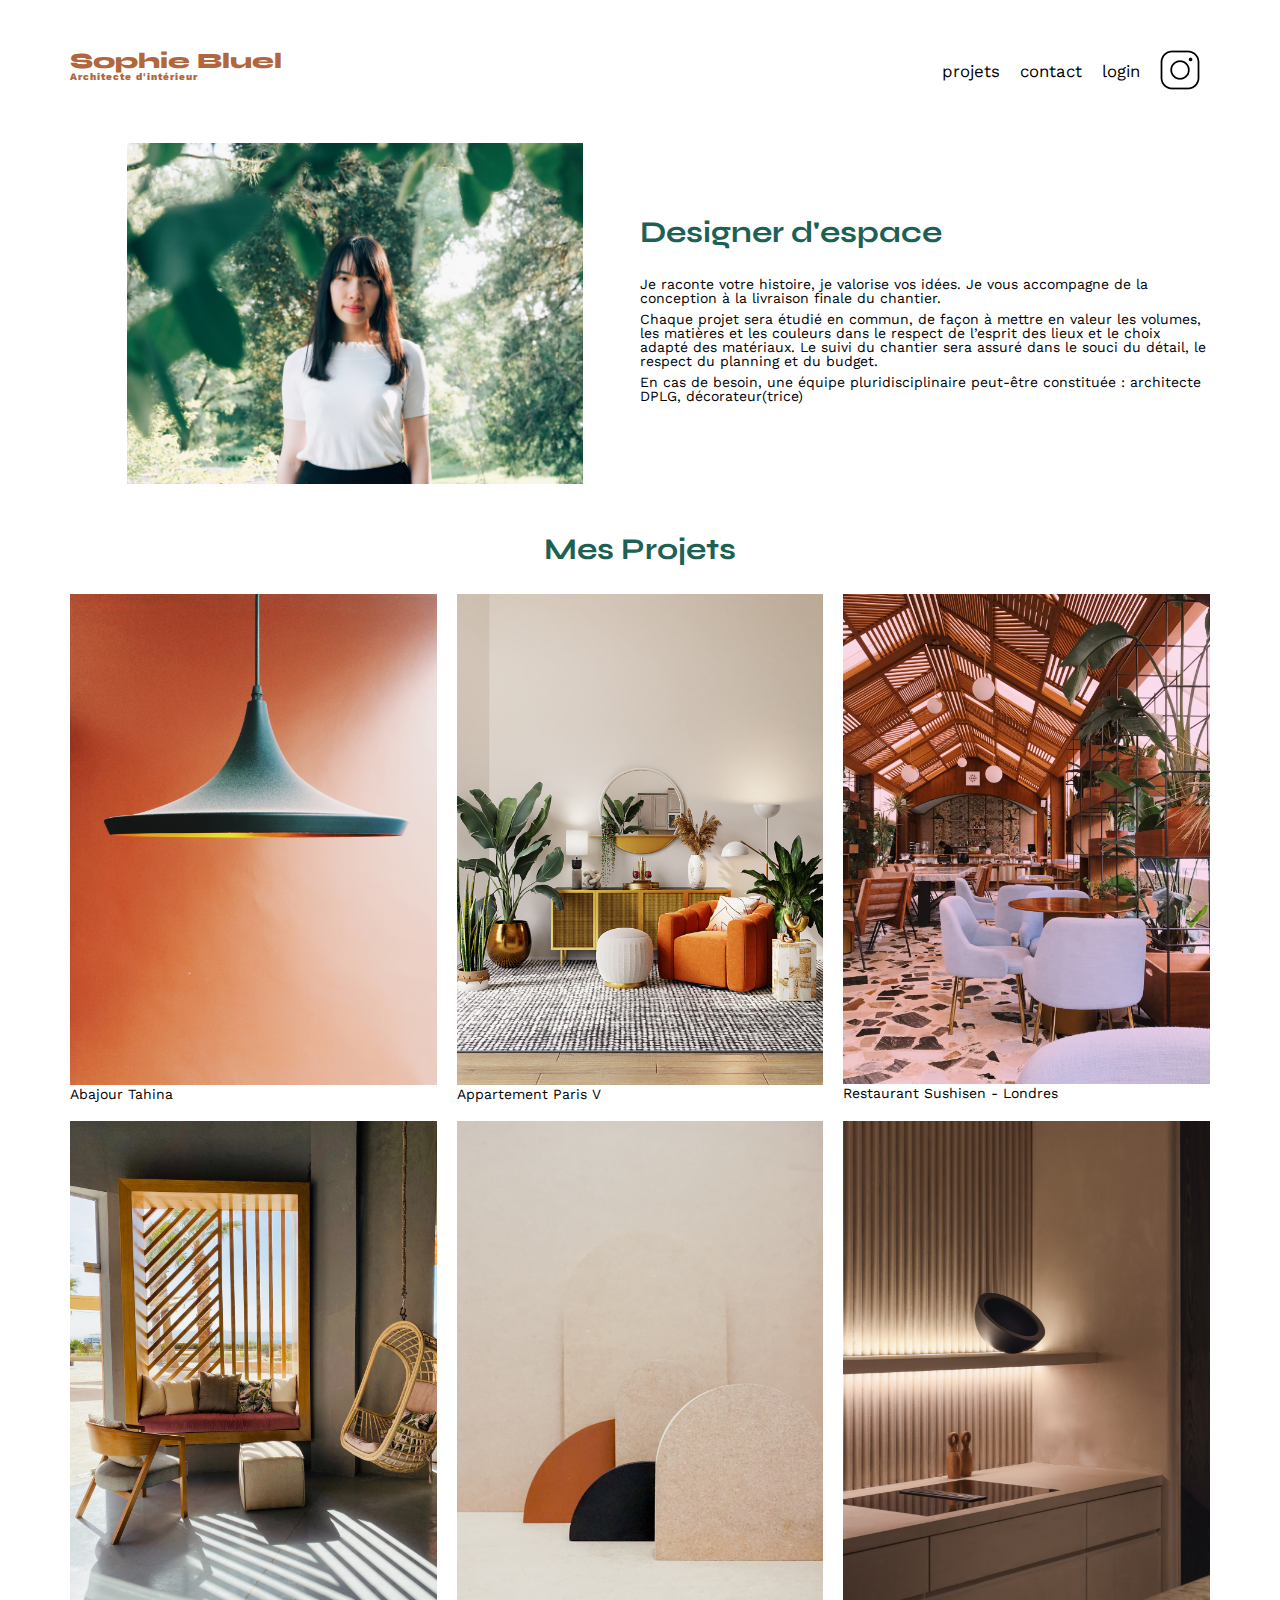
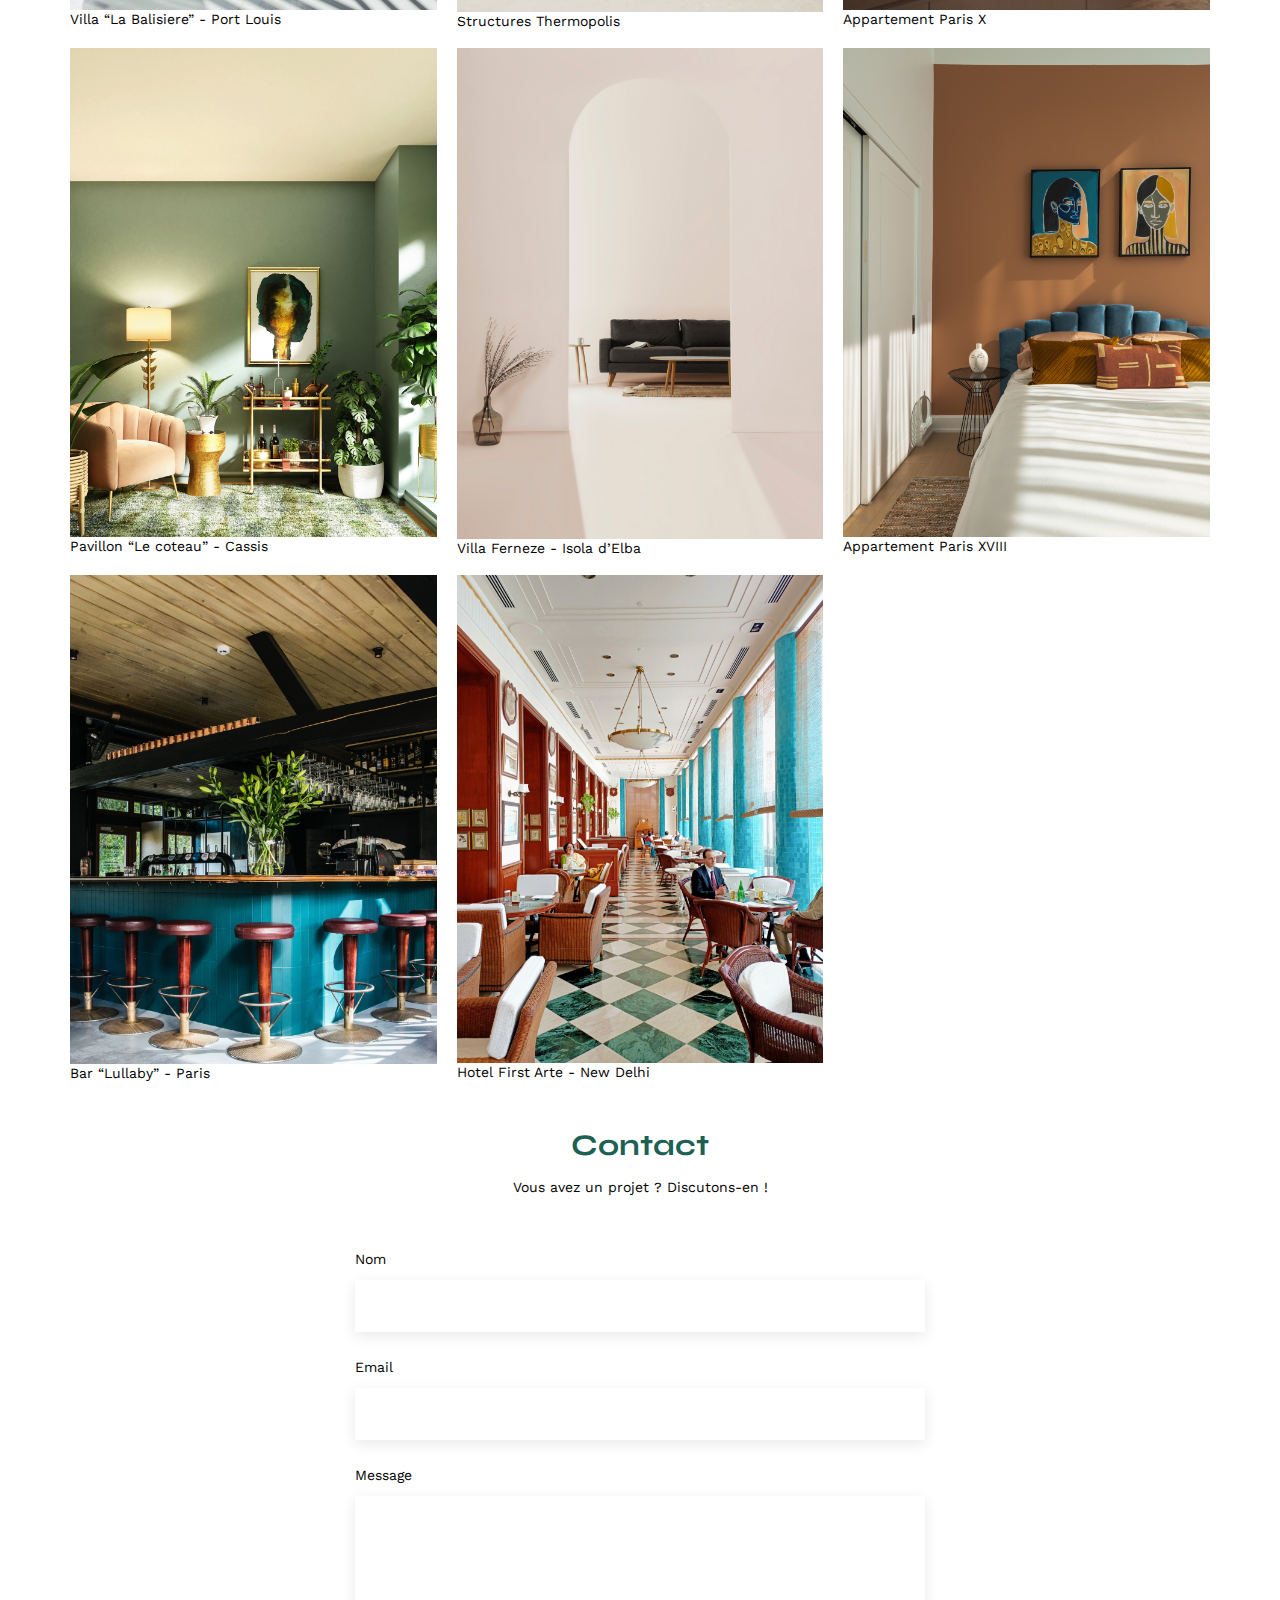
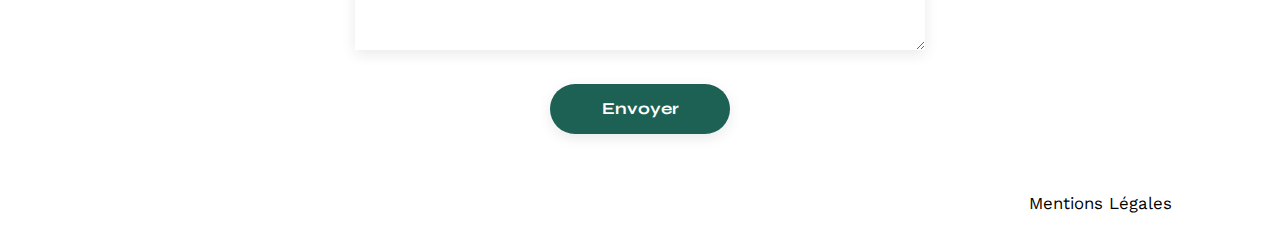
<file: FrontEnd/index.html>
<!DOCTYPE html>
<html lang="fr">
<head>
	<meta charset="UTF-8">
	<title>Sophie Bluel - Architecte d'intérieur</title>
	<meta name="viewport" content="width=device-width, initial-scale=1.0">
	<link rel="preconnect" href="https://fonts.googleapis.com">
	<link rel="preconnect" href="https://fonts.gstatic.com" crossorigin>
	<link href="https://fonts.googleapis.com/css2?family=Syne:wght@700;800&family=Work+Sans&display=swap" rel="stylesheet">
	<meta name="description" content="">
	<link rel="stylesheet" href="./assets/style.css">
</head>
<body>
<header>
	<h1>Sophie Bluel <span>Architecte d'intérieur</span></h1>
	<nav>
		<ul>
			<li>projets</li>
			<li>contact</li>
			<li>login</li>
			<li><img src="./assets/icons/instagram.png" alt="Instagram"></li>
		</ul>
	</nav>
</header>
<main>
	<section id="introduction">
		<figure>
			<img src="./assets/images/sophie-bluel.png" alt="">
		</figure>
		<article>
			<h2>Designer d'espace</h2>
			<p>Je raconte votre histoire, je valorise vos idées. Je vous accompagne de la conception à la livraison finale du chantier.</p>
			<p>Chaque projet sera étudié en commun, de façon à mettre en valeur les volumes, les matières et les couleurs dans le respect de l’esprit des lieux et le choix adapté des matériaux. Le suivi du chantier sera assuré dans le souci du détail, le respect du planning et du budget.</p>
			<p>En cas de besoin, une équipe pluridisciplinaire peut-être constituée : architecte DPLG, décorateur(trice)</p>
		</article>
	</section>
	<section id="portfolio">
		<h2>Mes Projets</h2>
		<div class="gallery">
			<figure>
				<img src="assets/images/abajour-tahina.png" alt="Abajour Tahina">
				<figcaption>Abajour Tahina</figcaption>
			</figure>
			<figure>
				<img src="assets/images/appartement-paris-v.png" alt="Appartement Paris V">
				<figcaption>Appartement Paris V</figcaption>
			</figure>
			<figure>
				<img src="assets/images/restaurant-sushisen-londres.png" alt="Restaurant Sushisen - Londres">
				<figcaption>Restaurant Sushisen - Londres</figcaption>
			</figure>
			<figure>
				<img src="assets/images/la-balisiere.png" alt="Villa “La Balisiere” - Port Louis">
				<figcaption>Villa “La Balisiere” - Port Louis</figcaption>
			</figure>
			<figure>
				<img src="assets/images/structures-thermopolis.png" alt="Structures Thermopolis">
				<figcaption>Structures Thermopolis</figcaption>
			</figure>
			<figure>
				<img src="assets/images/appartement-paris-x.png" alt="Appartement Paris X">
				<figcaption>Appartement Paris X</figcaption>
			</figure>
			<figure>
				<img src="assets/images/le-coteau-cassis.png" alt="Pavillon “Le coteau” - Cassis">
				<figcaption>Pavillon “Le coteau” - Cassis</figcaption>
			</figure>
			<figure>
				<img src="assets/images/villa-ferneze.png" alt="Villa Ferneze - Isola d’Elba">
				<figcaption>Villa Ferneze - Isola d’Elba</figcaption>
			</figure>
			<figure>
				<img src="assets/images/appartement-paris-xviii.png" alt="Appartement Paris XVIII">
				<figcaption>Appartement Paris XVIII</figcaption>
			</figure>
			<figure>
				<img src="assets/images/bar-lullaby-paris.png" alt="Bar “Lullaby” - Paris">
				<figcaption>Bar “Lullaby” - Paris</figcaption>
			</figure>
			<figure>
				<img src="assets/images/hotel-first-arte-new-delhi.png" alt="Hotel First Arte - New Delhi">
				<figcaption>Hotel First Arte - New Delhi</figcaption>
			</figure>
		</div>
	</section>
	<section id="contact">
		<h2>Contact</h2>
		<p>Vous avez un projet ? Discutons-en !</p>
		<form action="#" method="post">
			<label for="name">Nom</label>
			<input type="text" name="name" id="name">
			<label for="email">Email</label>
			<input type="email" name="email" id="email">
			<label for="message">Message</label>
			<textarea name="message" id="message" cols="30" rows="10"></textarea>
			<input type="submit" value="Envoyer">
		</form>
	</section>
</main>

<footer>
	<nav>
		<ul>
			<li>Mentions Légales</li>
		</ul>
	</nav>
</footer>
</body>
</html>
</file>
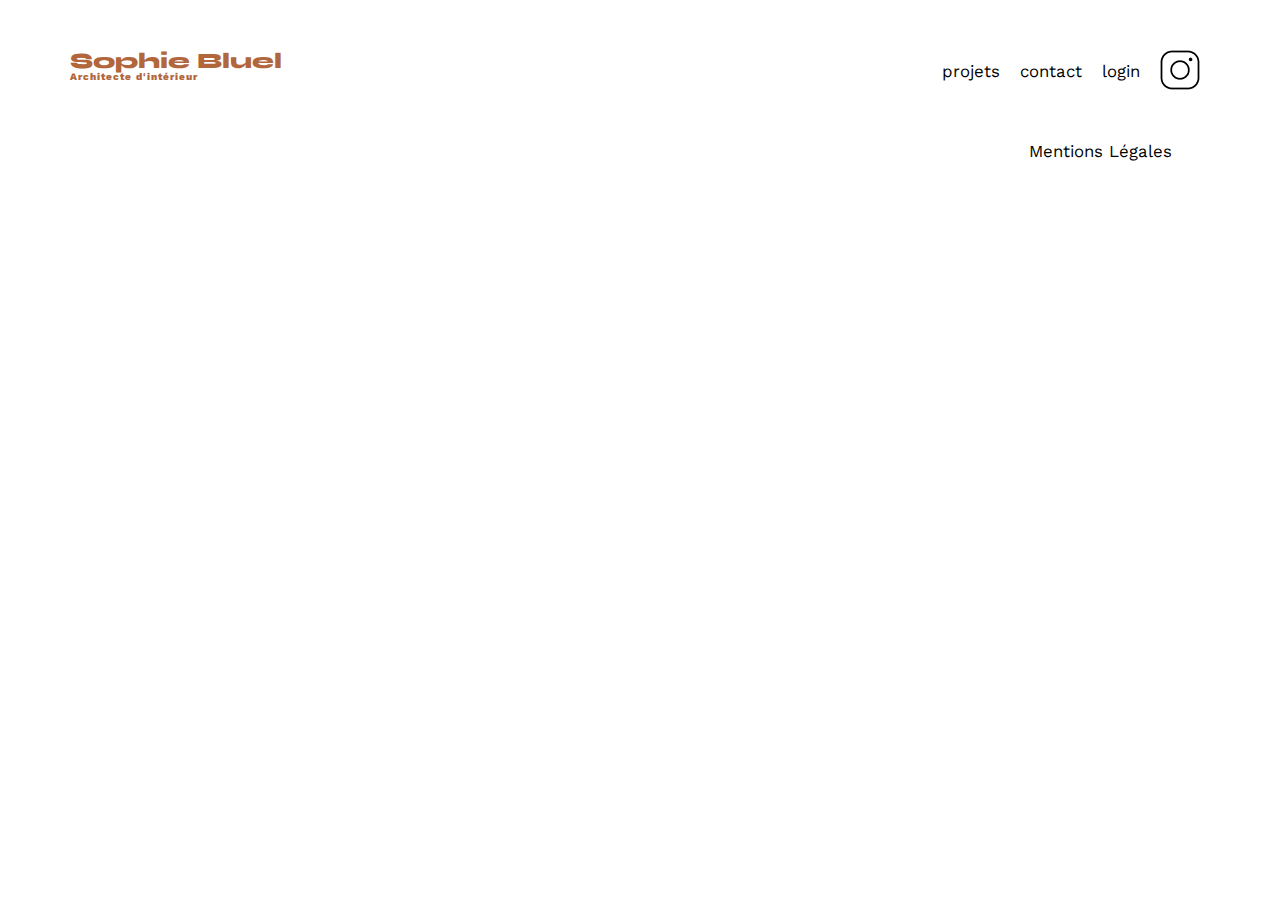
<file: FrontEnd/login.html>
<!DOCTYPE html>
<html lang="fr">
<head>
	<meta charset="UTF-8">
	<title>Sophie Bluel - Architecte d'intérieur</title>
	<meta name="viewport" content="width=device-width, initial-scale=1.0">
	<link rel="preconnect" href="https://fonts.googleapis.com">
	<link rel="preconnect" href="https://fonts.gstatic.com" crossorigin>
	<link href="https://fonts.googleapis.com/css2?family=Syne:wght@700;800&family=Work+Sans&display=swap" rel="stylesheet">
	<meta name="description" content="">
	<link rel="stylesheet" href="./assets/style.css">
	<script src="./js/app.js" defer></script>
<body>
<header>
	<h1>Sophie Bluel <span>Architecte d'intérieur</span></h1>
	<nav>
		<ul>
			<li>projets</li>
			<li>contact</li>
			<li>login</li>
			<li><img src="./assets/icons/instagram.png" alt="Instagram"></li>
		</ul>
	</nav>
</header>
<main>
</main>

<footer>
	<nav>
		<ul>
			<li>Mentions Légales</li>
		</ul>
	</nav>
</footer>
</body>
</html>
</file>
<file: FrontEnd/assets/style.css>
/* http://meyerweb.com/eric/tools/css/reset/
   v2.0 | 20110126
   License: none (public domain)
*/

html, body, div, span, applet, object, iframe,
h1, h2, h3, h4, h5, h6, p, blockquote, pre,
a, abbr, acronym, address, big, cite, code,
del, dfn, em, img, ins, kbd, q, s, samp,
small, strike, strong, sub, sup, tt, var,
b, u, i, center,
dl, dt, dd, ol, ul, li,
fieldset, form, label, legend,
table, caption, tbody, tfoot, thead, tr, th, td,
article, aside, canvas, details, embed,
figure, figcaption, footer, header, hgroup,
menu, nav, output, ruby, section, summary,
time, mark, audio, video {
	margin: 0;
	padding: 0;
	border: 0;
	font-size: 100%;
	font: inherit;
	vertical-align: baseline;
}
/* HTML5 display-role reset for older browsers */
article, aside, details, figcaption, figure,
footer, header, hgroup, menu, nav, section {
	display: block;
}
body {
	line-height: 1;
}
ol, ul {
	list-style: none;
}
blockquote, q {
	quotes: none;
}
blockquote:before, blockquote:after,
q:before, q:after {
	content: '';
	content: none;
}
table {
	border-collapse: collapse;
	border-spacing: 0;
}
/** end reset css**/
body {
	max-width: 1140px;
	margin:auto;
	font-family: 'Work Sans' ;
	font-size: 14px;
}
header {
	display: flex;
	justify-content: space-between;
	margin: 50px 0
}
section {
	margin: 50px 0
}

h1{
	display: flex;
	flex-direction: column;
	font-family: 'Syne';
	font-size: 22px;
	font-weight: 800;
	color: #B1663C
}

h1 > span {
	font-family: 'Work Sans';
	font-size:10px;
	letter-spacing: 0.1em;
;
}

h2{
	font-family: 'Syne';
	font-weight: 700;
	font-size: 30px;
	color: #1D6154
}
nav ul {
	display: flex;
	align-items: center;
	list-style-type: none;

}
nav li {
	padding: 0 10px;
	font-size: 1.2em;
}

li:hover {
	color: #B1663C;
}
#introduction {
	display: flex;
	align-items: center;
}
#introduction figure {
	flex: 1
}
#introduction img {
	display: block;
	margin: auto;
	width: 80%;
}

#introduction article {
	flex: 1
}
#introduction h2 {
	margin-bottom: 1em;
}

#introduction p {
	margin-bottom: 0.5em;
}
#portfolio h2 {
	text-align: center;
	margin-bottom: 1em;
}
.gallery {
	width: 100%;
	display: grid;
	grid-template-columns: 1fr 1fr 1fr;
	grid-column-gap: 20px;
	grid-row-gap: 20px;
}

.gallery img {
	width: 100%;

}
#contact {
	width: 50%;
margin: auto;
}
#contact > * {
	text-align: center;

}
#contact h2{
	margin-bottom: 20px;
}
#contact form {
	text-align: left;
	margin-top:30px;
	display: flex;
	flex-direction: column;
}

#contact input {
	height: 50px;
	font-size: 1.2em;
	border: none;
	box-shadow: 0px 4px 14px rgba(0, 0, 0, 0.09);
}
#contact label {
	margin: 2em 0 1em 0;
}
#contact textarea {
	border: none;
	box-shadow: 0px 4px 14px rgba(0, 0, 0, 0.09);
}

input[type="submit"]{
	font-family: 'Syne';
	font-weight: 700;
	color: white;
	background-color: #1D6154;
	margin : 2em auto ;
	width: 180px;
	text-align: center;
	border-radius: 60px ;
}

footer nav ul {
	display: flex;
	justify-content: flex-end;
	margin: 2em
}
</file>
